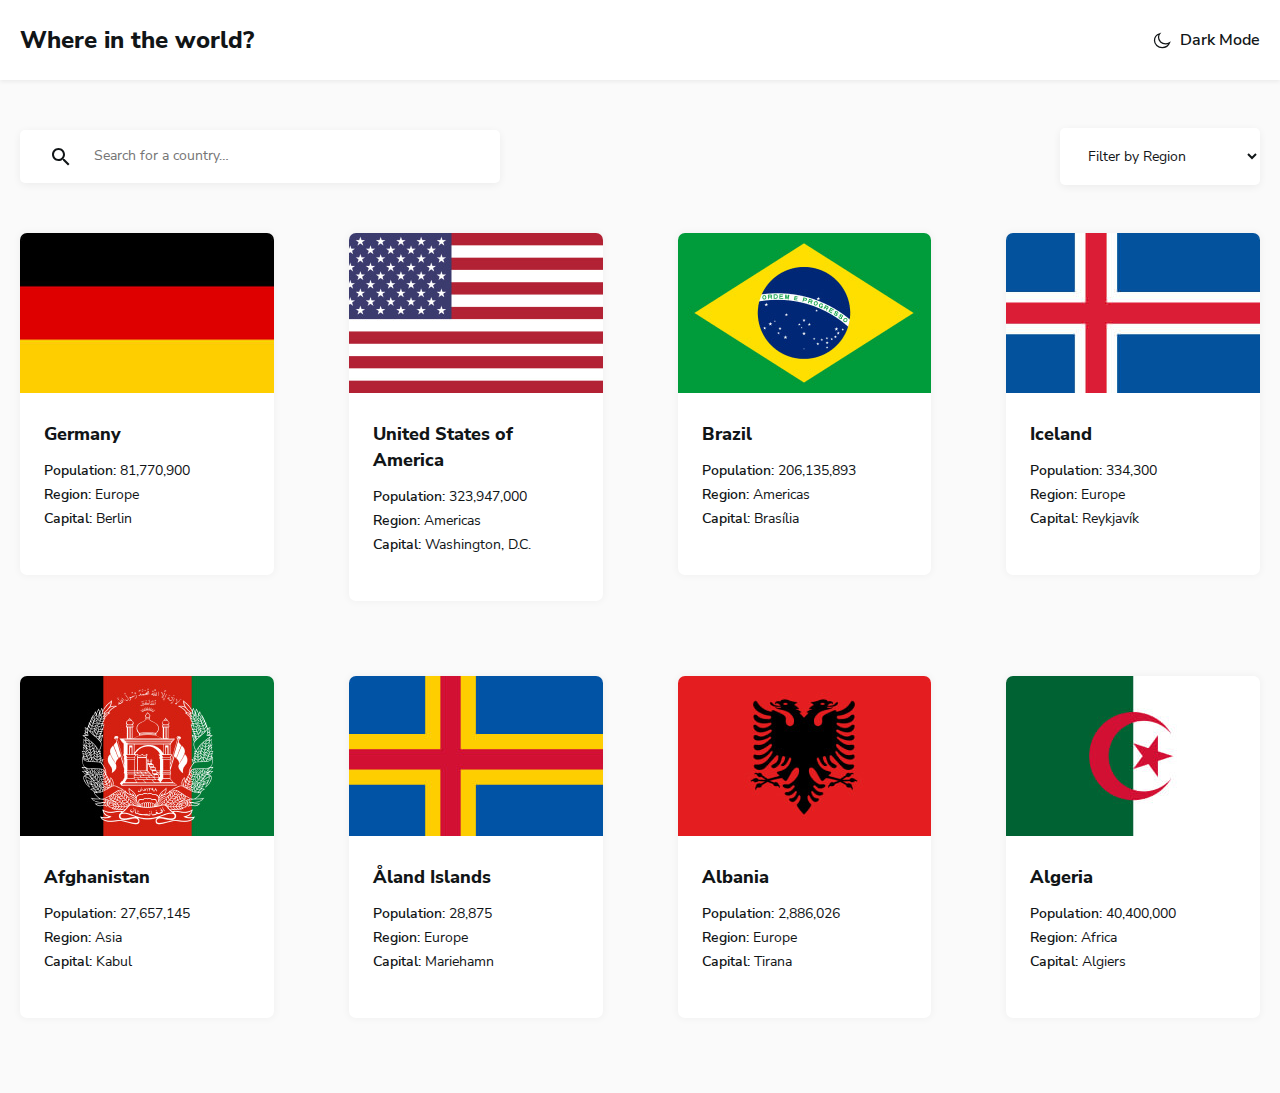
<file: index.html>
<!DOCTYPE html>
<html lang="en">
<head>
  <meta charset="UTF-8">
  <meta http-equiv="X-UA-Compatible" content="IE=edge">
  <meta name="viewport" content="width=device-width, initial-scale=1.0">
  <title>Countries</title>

  <!-- Stylesheets -->
  <link rel="stylesheet" href="css/normalize.css">
  <link rel="stylesheet" href="css/styles.css">
</head>
<body>

  <!-- SITE-HEADER -->
  <header class="site-header">
    <div class="site-header-container container">
      <a class="site-header-logo" href="index.html">Where in the world?</a>

      <button class="site-header-theme-toggler" type="button">
        <span class="site-header-theme-toggler-inner">
          <svg class="site-header-theme-toggler-icon" width="20" height="20" xmlns="http://www.w3.org/2000/svg"><path fill-rule="evenodd" clip-rule="evenodd" d="M13.553 13.815c-3.884 0-7.034-2.887-7.034-6.447 0-1.343.448-2.586 1.212-3.618-3.04.945-5.231 3.581-5.231 6.688 0 3.9 3.45 7.062 7.704 7.062 3.389 0 6.266-2.007 7.296-4.796a7.458 7.458 0 0 1-3.947 1.111Z" fill="#fff" stroke="currentColor" stroke-width="1.25"/></svg>
          <span class="site-header-theme-toggler-text">Dark Mode</span>
        </span>
      </button>
    </div>
  </header>


  <!-- MAIN-CONTENT -->
  <main class="main-content">
    <div class="container">
      <section>
        <!-- <h2>Filtrlar</h2> -->
        <form class="filters" action="https://echo.htmlacademy.ru" method="GET">
          <div class="filters-search-wrapper">
            <svg class="filter-search-icon" width="18" height="18" xmlns="http://www.w3.org/2000/svg"><path fill-rule="evenodd" clip-rule="evenodd" d="M12.5 11h-.8l-.3-.3c1-1.1 1.6-2.6 1.6-4.2C13 2.9 10.1 0 6.5 0S0 2.9 0 6.5 2.9 13 6.5 13c1.6 0 3.1-.6 4.2-1.6l.3.3v.8l5 5 1.5-1.5-5-5Zm-6 0C4 11 2 9 2 6.5S4 2 6.5 2 11 4 11 6.5 9 11 6.5 11Z" fill="currentColor"/></svg>
          <input class="filters-search-input" type="search" name="search" placeholder="Search for a country…" aria-label="Country name" required>
          </div>

          <select class="filters-region-select" name="region" aria-label="Regions">
            <option selected disabled>Filter by Region</option>
            <option>Africa</option>
            <option>America</option>
            <option>Asia</option>
            <option>Europe</option>
            <option>Oceania</option>
          </select>
        </form>
      </section>


      <!-- INDEX-COUNTRIES -->
      <section class="index-countries">
        <!-- <h2>Countries</h2> -->
        <ul class="index-countries-list">
          <li class="index-countries-item">
            <div class="index-country">
              <img class="index-country-flag" src="img/flag-germany.jpg" alt="Germany flag" width="264" height="160" srcset="img/flag-germany.jpg 1x, img/flag-germany@2x.jpg 2x">
              <div class="index-country-info">
                <h3 class="index-country-name">
                  <a class="index-country-link" href="country.html">
                    Germany
                  </a>
                </h3>
                <dl class="index-country-details">
                  <div class="index-country-details-item">
                    <dt class="index-country-details-title">Population:</dt>
                    <dd class="index-country-details-value">81,770,900</dd>
                  </div>
                  <div class="index-country-details-item">
                    <dt class="index-country-details-title">Region:</dt>
                    <dd class="index-country-details-value">Europe</dd>
                  </div>
                  <div class="index-country-details-item">
                    <dt class="index-country-details-title">Capital:</dt>
                    <dd class="index-country-details-value">Berlin</dd>
                  </div>
                </dl>
              </div>
            </div>
          </li>
          <li class="index-countries-item">
            <div class="index-country">
              <img class="index-country-flag" src="img/flag-usa.jpg" alt="USA flag" width="264" height="160" srcset="img/flag-usa.jpg 1x, img/flag-usa@2x.jpg 2x">
              <div class="index-country-info">
                <h3 class="index-country-name">
                  <a class="index-country-link" href="country.html">
                    United States of America
                  </a>
                </h3>
                <dl class="index-country-details">
                  <div class="index-country-details-item">
                    <dt class="index-country-details-title">Population:</dt>
                    <dd class="index-country-details-value">323,947,000</dd>
                  </div>
                  <div class="index-country-details-item">
                    <dt class="index-country-details-title">Region:</dt>
                    <dd class="index-country-details-value">Americas</dd>
                  </div>
                  <div class="index-country-details-item">
                    <dt class="index-country-details-title">Capital:</dt>
                    <dd class="index-country-details-value">Washington, D.C.</dd>
                  </div>
                </dl>
              </div>
            </div>
          </li>
          <li class="index-countries-item">
            <div class="index-country">
              <img class="index-country-flag" src="img/flag-brazil.jpg" alt="Brazil flag" width="264" height="160" srcset="img/flag-brazil.jpg 1x, img/flag-brazil@2x.jpg 2x">
              <div class="index-country-info">
                <h3 class="index-country-name">
                  <a class="index-country-link" href="country.html">
                    Brazil
                  </a>
                </h3>
                <dl class="index-country-details">
                  <div class="index-country-details-item">
                    <dt class="index-country-details-title">Population:</dt>
                    <dd class="index-country-details-value">206,135,893</dd>
                  </div>
                  <div class="index-country-details-item">
                    <dt class="index-country-details-title">Region:</dt>
                    <dd class="index-country-details-value">Americas</dd>
                  </div>
                  <div class="index-country-details-item">
                    <dt class="index-country-details-title">Capital:</dt>
                    <dd class="index-country-details-value">Brasília</dd>
                  </div>
                </dl>
              </div>
            </div>
          </li>
          <li class="index-countries-item">
            <div class="index-country">
              <img class="index-country-flag" src="img/flag-iceland.jpg" alt="Iceland flag" width="264" height="160" srcset="img/flag-iceland.jpg 1x, img/flag-iceland@2x.jpg 2x">
              <div class="index-country-info">
                <h3 class="index-country-name">
                  <a class="index-country-link" href="country.html">
                    Iceland
                  </a>
                </h3>
                <dl class="index-country-details">
                  <div class="index-country-details-item">
                    <dt class="index-country-details-title">Population:</dt>
                    <dd class="index-country-details-value">334,300</dd>
                  </div>
                  <div class="index-country-details-item">
                    <dt class="index-country-details-title">Region:</dt>
                    <dd class="index-country-details-value">Europe</dd>
                  </div>
                  <div class="index-country-details-item">
                    <dt class="index-country-details-title">Capital:</dt>
                    <dd class="index-country-details-value">Reykjavík</dd>
                  </div>
                </dl>
              </div>
            </div>
          </li>
          <li class="index-countries-item">
            <div class="index-country">
              <img class="index-country-flag" src="img/flag-ex-afghanistan.jpg" alt="Afghanistan flag" width="264" height="160" srcset="img/flag-ex-afghanistan.jpg 1x, img/flag-ex-afghanistan@2x.jpg 2x">
              <div class="index-country-info">
                <h3 class="index-country-name">
                  <a class="index-country-link" href="country.html">
                    Afghanistan
                  </a>
                </h3>
                <dl class="index-country-details">
                  <div class="index-country-details-item">
                    <dt class="index-country-details-title">Population:</dt>
                    <dd class="index-country-details-value">27,657,145</dd>
                  </div>
                  <div class="index-country-details-item">
                    <dt class="index-country-details-title">Region:</dt>
                    <dd class="index-country-details-value">Asia</dd>
                  </div>
                  <div class="index-country-details-item">
                    <dt class="index-country-details-title">Capital:</dt>
                    <dd class="index-country-details-value">Kabul</dd>
                  </div>
                </dl>
              </div>
            </div>
          </li>
          <li class="index-countries-item">
            <div class="index-country">
              <img class="index-country-flag" src="img/flag-aland.jpg" alt="Åland Islands flag" width="264" height="160" srcset="img/flag-aland.jpg 1x, img/flag-aland@2x.jpg 2x">
              <div class="index-country-info">
                <h3 class="index-country-name">
                  <a class="index-country-link" href="country.html">
                    Åland Islands
                  </a>
                </h3>
                <dl class="index-country-details">
                  <div class="index-country-details-item">
                    <dt class="index-country-details-title">Population:</dt>
                    <dd class="index-country-details-value">28,875</dd>
                  </div>
                  <div class="index-country-details-item">
                    <dt class="index-country-details-title">Region:</dt>
                    <dd class="index-country-details-value">Europe</dd>
                  </div>
                  <div class="index-country-details-item">
                    <dt class="index-country-details-title">Capital:</dt>
                    <dd class="index-country-details-value">Mariehamn</dd>
                  </div>
                </dl>
              </div>
            </div>
          </li>
          <li class="index-countries-item">
            <div class="index-country">
              <img class="index-country-flag" src="img/flag-albania.jpg" alt="Albania flag" width="264" height="160" srcset="img/flag-albania.jpg 1x, img/flag-albania@2x.jpg 2x">
              <div class="index-country-info">
                <h3 class="index-country-name">
                  <a class="index-country-link" href="country.html">
                    Albania
                  </a>
                </h3>
                <dl class="index-country-details">
                  <div class="index-country-details-item">
                    <dt class="index-country-details-title">Population:</dt>
                    <dd class="index-country-details-value">2,886,026</dd>
                  </div>
                  <div class="index-country-details-item">
                    <dt class="index-country-details-title">Region:</dt>
                    <dd class="index-country-details-value">Europe</dd>
                  </div>
                  <div class="index-country-details-item">
                    <dt class="index-country-details-title">Capital:</dt>
                    <dd class="index-country-details-value">Tirana</dd>
                  </div>
                </dl>
              </div>
            </div>
          </li>
          <li class="index-countries-item">
            <div class="index-country">
              <img class="index-country-flag" src="img/flag-algeria.jpg" alt="Algeria flag" width="264" height="160" srcset="img/flag-algeria.jpg 1x, img/flag-algeria@2x.jpg 2x">
              <div class="index-country-info">
                <h3 class="index-country-name">
                  <a class="index-country-link" href="country.html">
                    Algeria
                  </a>
                </h3>
                <dl class="index-country-details">
                  <div class="index-country-details-item">
                    <dt class="index-country-details-title">Population:</dt>
                    <dd class="index-country-details-value">40,400,000</dd>
                  </div>
                  <div class="index-country-details-item">
                    <dt class="index-country-details-title">Region:</dt>
                    <dd class="index-country-details-value">Africa</dd>
                  </div>
                  <div class="index-country-details-item">
                    <dt class="index-country-details-title">Capital:</dt>
                    <dd class="index-country-details-value">Algiers</dd>
                  </div>
                </dl>
              </div>
            </div>
          </li>
        </ul>
      </section>
    </div>
  </main>


  <script src="js/main.js"></script>
</body>
</html>
</file>
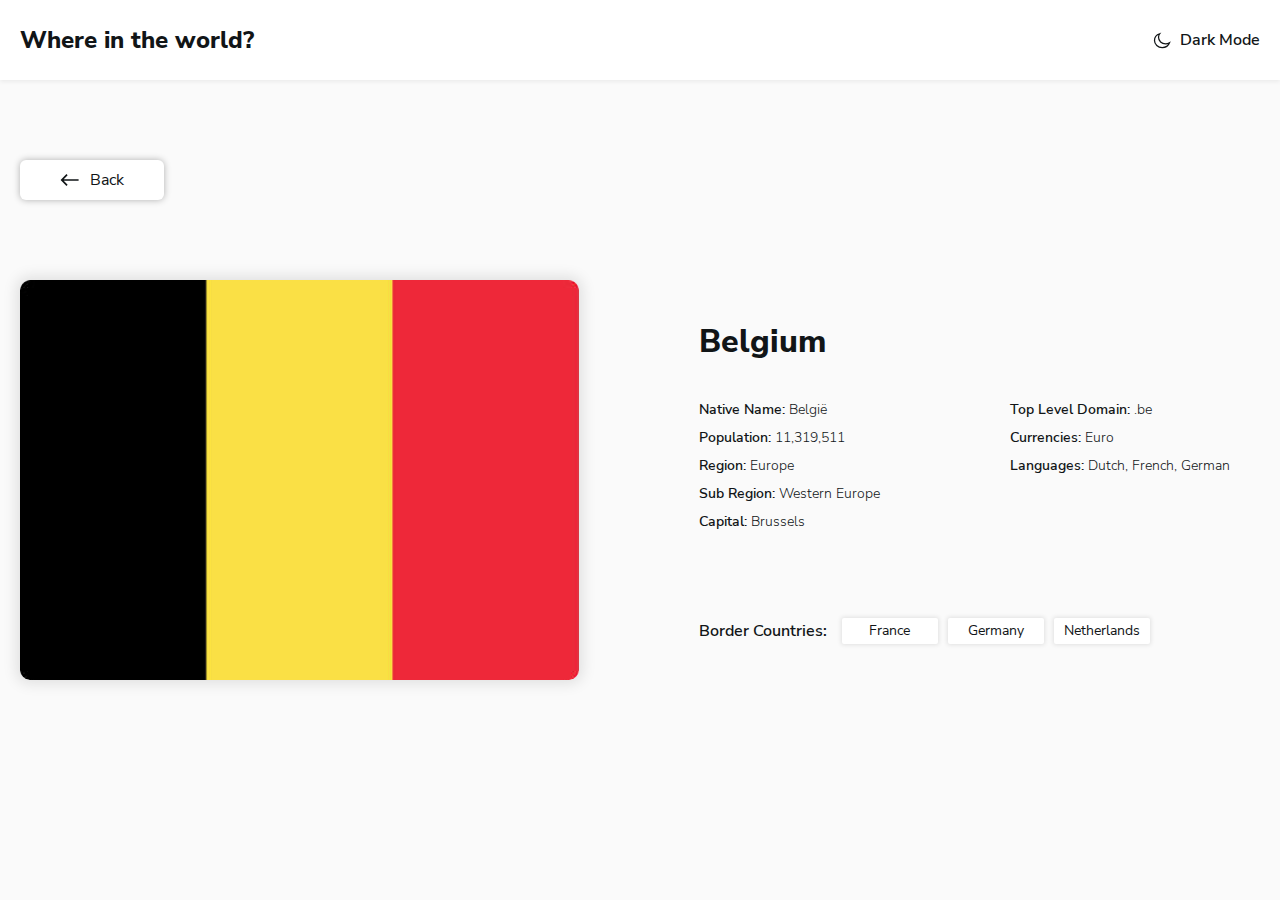
<file: country.html>
<!DOCTYPE html>
<html lang="en">
<head>
  <meta charset="UTF-8">
  <meta http-equiv="X-UA-Compatible" content="IE=edge">
  <meta name="viewport" content="width=device-width, initial-scale=1.0">
  <title>Countries</title>

  <!-- Stylesheets -->
  <link rel="stylesheet" href="css/normalize.css">
  <link rel="stylesheet" href="css/styles.css">
</head>
<body>

  <!-- SITE-HEADER -->
  <header class="site-header">
    <div class="site-header-container container">
      <a class="site-header-logo" href="index.html">Where in the world?</a>

      <button class="site-header-theme-toggler" type="button">
        <span class="site-header-theme-toggler-inner">
          <svg class="site-header-theme-toggler-icon" width="20" height="20" xmlns="http://www.w3.org/2000/svg"><path fill-rule="evenodd" clip-rule="evenodd" d="M13.553 13.815c-3.884 0-7.034-2.887-7.034-6.447 0-1.343.448-2.586 1.212-3.618-3.04.945-5.231 3.581-5.231 6.688 0 3.9 3.45 7.062 7.704 7.062 3.389 0 6.266-2.007 7.296-4.796a7.458 7.458 0 0 1-3.947 1.111Z" fill="#fff" stroke="currentColor" stroke-width="1.25"/></svg>
          <span class="site-header-theme-toggler-text">Dark Mode</span>
        </span>
      </button>
    </div>
  </header>


  <!-- MAIN-CONTENT -->
  <main class="main-content main-content-inner country-page">
    <div class="container">

      <div class="country-page-back-wrapper">
        <a class="country-page-back-link" href="index.html">
          <svg class="country-page-back-icon" width="20" height="20" xmlns="http://www.w3.org/2000/svg"><path fill-rule="evenodd" clip-rule="evenodd" d="m6.464 4.107 1.179 1.179-3.89 3.889h14.85v1.65H3.753l3.89 3.889-1.179 1.179L.572 10l5.892-5.893Z" fill="currentColor"/></svg>
          <span class="country-page-back-text">Back</span>
        </a>
      </div>


      <!-- COUNTRY-PAGE-FLAG-INFO -->
      <div class="country-page-flag-info">
        <img class="country-page-flag" src="img/flag-belgium-big.jpg" alt="Belgium flag" width="560" height="400" srcset="img/flag-belgium-big.jpg 1x, img/flag-belgium-big@2x.jpg 2x">
        <div class="country-page-info">
          <h1 class="country-page-title">Belgium</h1>
          <div class="country-page-dls-wrapper">
            <dl class="country-page-details">
              <div class="country-page-details-item">
                <dt class="country-page-details-title">Native Name:</dt>
                <dd class="country-page-details-value">België</dd>
              </div>
              <div class="country-page-details-item">
                <dt class="country-page-details-title">Population:</dt>
                <dd class="country-page-details-value">11,319,511</dd>
              </div>
              <div class="country-page-details-item">
                <dt class="country-page-details-title">Region:</dt>
                <dd class="country-page-details-value">Europe</dd>
              </div>
              <div class="country-page-details-item">
                <dt class="country-page-details-title">Sub Region:</dt>
                <dd class="country-page-details-value">Western Europe</dd>
              </div>
              <div class="country-page-details-item">
                <dt class="country-page-details-title">Capital:</dt>
                <dd class="country-page-details-value">Brussels</dd>
              </div>
            </dl>

            <dl class="country-page-details">
              <div class="country-page-details-item">
                <dt class="country-page-details-title">Top Level Domain:</dt>
                <dd class="country-page-details-value">.be</dd>
              </div>
              <div class="country-page-details-item">
                <dt class="country-page-details-title">Currencies:</dt>
                <dd class="country-page-details-value">Euro</dd>
              </div>
              <div class="country-page-details-item">
                <dt class="country-page-details-title">Languages:</dt>
                <dd class="country-page-details-value">Dutch, French, German</dd>
              </div>
            </dl>
          </div>

          <section class="country-page-border-countries">
            <h2 class="country-page-border-countries-heading">Border Countries: </h2>
            <div class="country-page-border-countries-list">
              <a class="country-page-border-country-link" href="country.html">France</a>
              <a class="country-page-border-country-link" href="country.html">Germany</a>
              <a class="country-page-border-country-link" href="country.html">Netherlands</a>
            </div>
          </section>
        </div>
      </div>

    </div>
  </main>


  <script src="js/main.js"></script>
</body>
</html>
</file>
<file: css/styles.css>
/* CUSTOM PROPS */
:root {
  --body-bg: #fafafa;
  --element-bg: #fff;
  --text-color: #111517;
  --transition-duration: 0.4s;
}


/* FONTS */
@font-face {
  font-family: "Nunito Sans";
  src: url("../fonts/NunitoSans-SemiBold.woff2") format("woff2"),
    url("../fonts/NunitoSans-SemiBold.woff") format("woff");
  font-weight: 600;
  font-style: normal;
  font-display: swap;
}

@font-face {
  font-family: "Nunito Sans";
  src: url("../fonts/NunitoSans-Regular.woff2") format("woff2"),
    url("../fonts/NunitoSans-Regular.woff") format("woff");
  font-weight: normal;
  font-style: normal;
  font-display: swap;
}

@font-face {
  font-family: "Nunito Sans";
  src: url("../fonts/NunitoSans-Light.woff2") format("woff2"),
    url("../fonts/NunitoSans-Light.woff") format("woff");
  font-weight: 300;
  font-style: normal;
  font-display: swap;
}

@font-face {
  font-family: "Nunito Sans";
  src: url("../fonts/NunitoSans-ExtraBold.woff2") format("woff2"),
    url("../fonts/NunitoSans-ExtraBold.woff") format("woff");
  font-weight: bold;
  font-style: normal;
  font-display: swap;
}


/* GLOBAL */
html {
  box-sizing: border-box;
  height: 100%;
  scroll-behavior: smooth;
}

*,
*::before,
*::after {
  box-sizing: inherit;
}

body {
  display: flex;
  flex-direction: column;
  height: 100%;
  padding: 0;
  margin: 0;
  font-family: "Nunito Sans", "Arial", sans-serif;
  font-size: 14px;
  line-height: 16px;
  background-color: var(--body-bg);
  color: var(--text-color);
  transition: background-color var(--transition-duration) ease,
    color var(--transition-duration) ease;
}

img {
  max-width: 100%;
  height: auto;
}

a {
  text-decoration: none;
}


/* DARK MODE */
.dark-mode {
  --body-bg: #202c36;
  --element-bg: #2b3844;
  --text-color: #fff;
}


/* CONTAINER */
.container {
  width: 100%;
  max-width: 1320px;
  padding-left: 20px;
  padding-right: 20px;
  margin-left: auto;
  margin-right: auto;
}


/* MAIN-CONTENT */
.main-content {
  flex-grow: 1;
  padding-top: 48px;
  padding-bottom: 48px;
}

.main-content-inner {
  padding-top: 80px;
}


/* SITE-HEADER */
.site-header {
  padding-top: 24px;
  padding-bottom: 24px;
  background-color: var(--element-bg);
  box-shadow: 0px 2px 4px rgba(0, 0, 0, 0.06);
  white-space: nowrap;
}

.site-header-container {
  display: flex;
  justify-content: space-between;
  align-items: center;
}

.site-header-logo {
  font-size: 24px;
  line-height: normal;
  font-weight: 800;
  color: var(--text-color);
}

.site-header-logo:hover {
  opacity: 0.8;
}

.site-header-logo:active {
  opacity: 0.6;
}

.site-header-theme-toggler {
  padding: 0;
  border: 0;
  background-color: transparent;
  cursor: pointer;
  color: var(--text-color);
}

.site-header-theme-toggler:hover {
  opacity: 0.8;
}

.site-header-theme-toggler:active {
  opacity: 0.6;
}

.site-header-theme-toggler-inner {
  display: flex;
  align-items: center;
}

.site-header-theme-toggler-text {
  margin-left: 8px;
  font-size: 16px;
  line-height: 22px;
  font-weight: 600;
}


/* FILTERS */
.filters {
  display: flex;
  justify-content: space-between;
  align-items: center;
  margin-bottom: 48px;
}

.filters-search-wrapper {
  position: relative;
}

.filter-search-icon {
  position: absolute;
  left: 32px;
  top: 50%;
  transform: translateY(-50%);
  color: var(--text-color);
  pointer-events: none;
}

.filters-search-input {
  min-width: 480px;
  padding: 18px 74px;
  border: 0;
  border-radius: 5px;
  background-color: var(--element-bg);
  color: var(--text-color);
  box-shadow: 0px 2px 9px rgba(0, 0, 0, 0.06);
}

.filters-region-select {
  min-width: 200px;
  padding: 18px 24px;
  border: 0;
  border-radius: 5px;
  background-color: var(--element-bg);
  color: var(--text-color);
  box-shadow: 0px 2px 9px rgba(0, 0, 0, 0.06);
}


/* INDEX-COUNTRIES */
.index-countries-list {
  display: flex;
  flex-wrap: wrap;
  padding: 0;
  margin: 0;
  margin-left: -75px;
  margin-bottom: -75px;
  list-style: none;
}

.index-countries-item {
  width: calc(25% - 75px);
  margin-left: 75px;
  margin-bottom: 75px;
}


/* INDEX-COUNTRY */
.index-country {
  border-radius: 7px;
  overflow: hidden;
  background-color: var(--element-bg);
  color: var(--text-color);
  box-shadow: 0px 0px 7px 2px rgba(0, 0, 0, 0.03);
}

.index-country-flag {
  width: 100%;
  height: 160px;
  object-fit: cover;
}

.index-country-info {
  padding: 24px 24px 48px;
}

.index-country-name {
  margin-top: 0;
  margin-bottom: 16px;
  font-size: 18px;
  line-height: 26px;
  font-weight: 800;
}

.index-country-link {
  color: var(--text-color);
}

.index-country-details {
  margin: 0;
}

.index-country-details-item {
  display: flex;
  flex-wrap: wrap;
}

.index-country-details-item:not(:last-child) {
  margin-bottom: 8px;
}

.index-country-details-title {
  font-weight: 600;
}

.index-country-details-value {
  margin-left: 4px;
}


/* COUNTRY-PAGE */
.country-page-back-wrapper {
  margin-bottom: 80px;
}

.country-page-back-link {
  display: inline-flex;
  align-items: center;
  padding: 10px 40px;
  border-radius: 6px;
  background-color: var(--element-bg);
  color: var(--text-color);
  box-shadow: 0px 0px 7px rgba(0, 0, 0, 0.3);
}

.country-page-back-link:hover {
  opacity: 0.8;
}

.country-page-back-link:active {
  opacity: 0.6;
}

.country-page-back-icon {
  width: 20px;
  height: 20px;
  margin-right: 10px;
}

.country-page-back-text {
  font-size: 16px;
  line-height: 20px;
}

.country-page-flag-info {
  display: flex;
}

.country-page-flag {
  width: 560px;
  height: 400px;
  margin-right: 120px;
  object-fit: cover;
  border-radius: 10px;
  box-shadow: 0px 0px 14px 4px rgba(0, 0, 0, 0.1);
}

.country-page-info {
  width: 600px;
  padding-top: 40px;
}

.country-page-title {
  margin-top: 0;
  margin-bottom: 24px;
  font-size: 32px;
  line-height: 44px;
  font-weight: 800;
}

.country-page-dls-wrapper {
  display: flex;
  justify-content: space-between;
  margin-bottom: 70px;
}

.country-page-details {
  width: 250px;
}

.country-page-details-item {
  display: flex;
}

.country-page-details-item:not(:last-child) {
  margin-bottom: 12px;
}

.country-page-details-title {
  margin-right: 4px;
  font-weight: 600;
}

.country-page-details-value {
  margin: 0;
  font-weight: 300;
}

.country-page-border-countries {
  display: flex;
  align-items: center;
}

.country-page-border-countries-heading {
  margin-top: 0;
  margin-bottom: 0;
  margin-right: 15px;
  font-size: 16px;
  line-height: 20px;
  font-weight: 600;
}

.country-page-border-countries-list {
  display: flex;
  flex-wrap: wrap;
}

.country-page-border-country-link {
  min-width: 96px;
  padding: 5px 10px;
  margin-top: 4px;
  margin-bottom: 4px;
  border-radius: 2px;
  background-color: var(--element-bg);
  color: var(--text-color);
  text-align: center;
  box-shadow: 0px 0px 4px 1px rgba(0, 0, 0, 0.1);
  transition: background-color var(--transition-duration) ease,
    color var(--transition-duration) ease;
}

.country-page-border-country-link:not(:last-child) {
  margin-right: 10px;
}

.country-page-border-country-link:hover {
  opacity: 0.8;
}

.country-page-border-country-link:active {
  opacity: 0.6;
}
</file>
